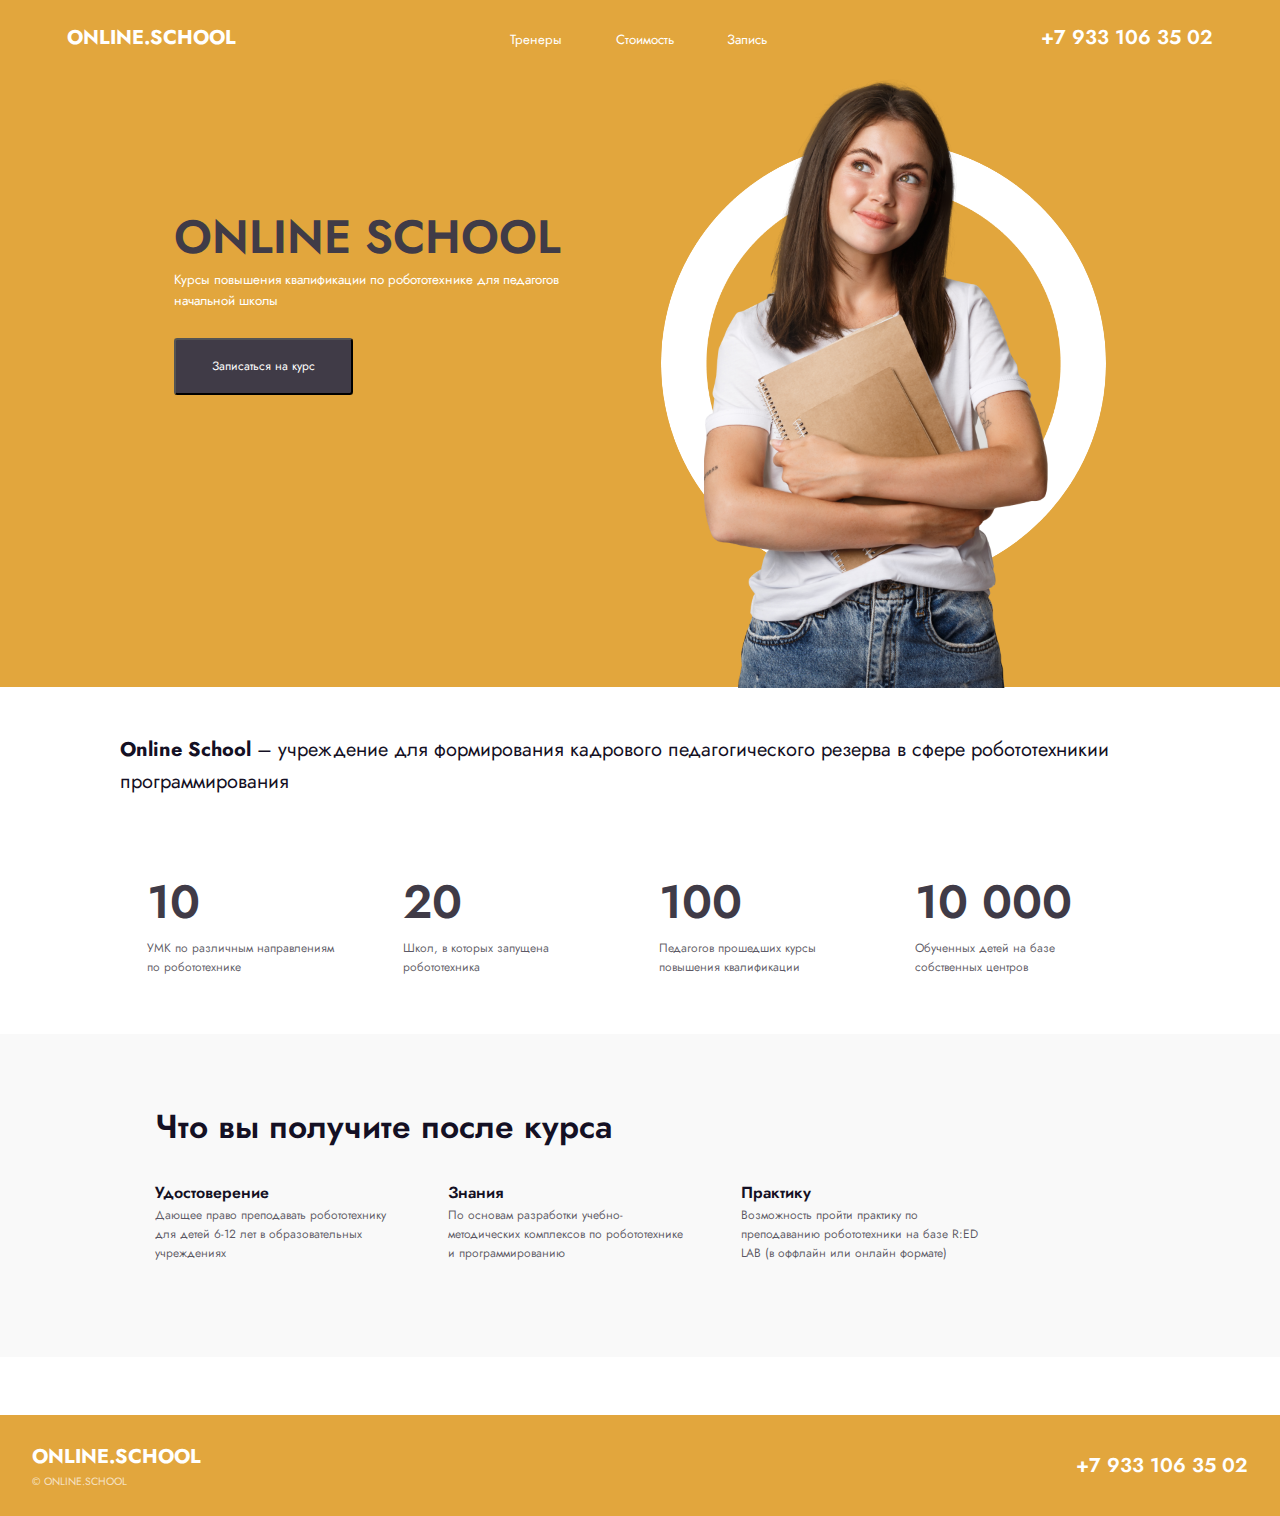
<file: index.html>
<!DOCTYPE html>
<html lang="en">

<head>
    <meta charset="UTF-8">
    <meta name="viewport" content="width=device-width, initial-scale=1.0">
    <link rel="stylesheet" href="./style.css">
    <link rel="preconnect" href="https://fonts.googleapis.com">
    <link rel="preconnect" href="https://fonts.gstatic.com" crossorigin>
    <link href="https://fonts.googleapis.com/css2?family=Jost:wght@100;200;300;400;500;600;700;800;900&display=swap"
        rel="stylesheet">
    <title>Online School</title>
</head>

<body>
    <header>
        <div class="wrapper-header">
            <h1><a href="./index.html">ONLINE.SCHOOL</a></h1>

            <nav>
                <ul class="links-header">
                    <li><a href="./coach.html">Тренеры</a></li>
                    <li><a href="./price.html">Стоимость</a></li>
                    <li><a href="./page3.html">Запись</a></li>
                </ul>
            </nav>
            <p>+7 933 106 35 02</p>
        </div>
    </header>


    <div class="main-div">
        <div class="list1">
            <div class="list1-wrapper">
                <div class="content1">
                    <h2>ONLINE SCHOOL</h2>
                    <p>Курсы повышения квалификации по робототехнике для педагогов начальной школы</p>
                    <a href="./page3.html"><button><p>Записаться на курс</p></button></a>
                </div>
                <div class="content2">
                    <img class="circle" src="./pictures/Ellipse 29.png">
                    <img class="woman"
                        src="./pictures/portrait-smiling-nostalgic-female-student-looking-upper-left-corner-holding-notebooks 1.png">
                </div>
            </div>
        </div>
        <div class="list2">
            <div class="list2-wrapper">
                <p><b>Online School </b> – учреждение для формирования кадрового педагогического резерва в сфере
                    робототехникии программирования</p>
                <div class="cards">
                    <div class="card">
                        <p class="time">10</p>
                        <p class="card_text">УМК по различным направлениям по робототехнике</p>
                    </div>
                    <div class="card">
                        <p class="time">20</p>
                        <p class="card_text">Школ, в которых запущена робототехника</p>
                    </div>
                    <div class="card">
                        <p class="time">100</p>
                        <p class="card_text">Педагогов прошедших курсы повышения квалификации</p>
                    </div>
                    <div class="card">
                        <p class="time">10 000</p>
                        <p class="card_text">Обученных детей на базе собственных центров</p>
                    </div>
                </div>
            </div>
        </div>
        <div class="list3">
            <div class="list3-wrapper">
                <h3>Что вы получите после курса</h3>
                <div class="cards">
                    <div class="card">
                        <h4>Удостоверение</h4>
                        <p>Дающее право преподавать робототехнику для детей 6-12 лет в образовательных учреждениях</p>
                    </div>
                    <div class="card">
                        <h4>Знания</h4>
                        <p>По основам разработки учебно-методических комплексов по робототехнике и программированию</p>
                    </div>
                    <div class="card">
                        <h4>Практику</h4>
                        <p>Возможность пройти практику по преподаванию робототехники на базе R:ED LAB (в оффлайн или
                            онлайн формате)</p>
                    </div>
                </div>
            </div>
        </div>
        <div class="list4">
            <div class="list4-wrapper">
                <h4>Наши тренера</h4>
                <a href="./coach.html"><button>Тренера</button></a>
            </div>
        </div>
        <div class="list5">
            <div class="list5-wrapper">
                <h4>Стоимость</h4>
                <a href="./price.html"><button>Цена</button></a>
            </div>
        </div>
    </div>


    <footer>
        <div class="wrapper-footer">
            <div class="text-footer1">
                <h5><a href="./index.html">ONLINE.SCHOOL</a></h5>
                <p>© ONLINE.SCHOOL</p>
            </div>
            <div class="text-footer2">
                <p>+7 933 106 35 02</p>
            </div>
        </div>
    </footer>
</body>

</html>
</file>
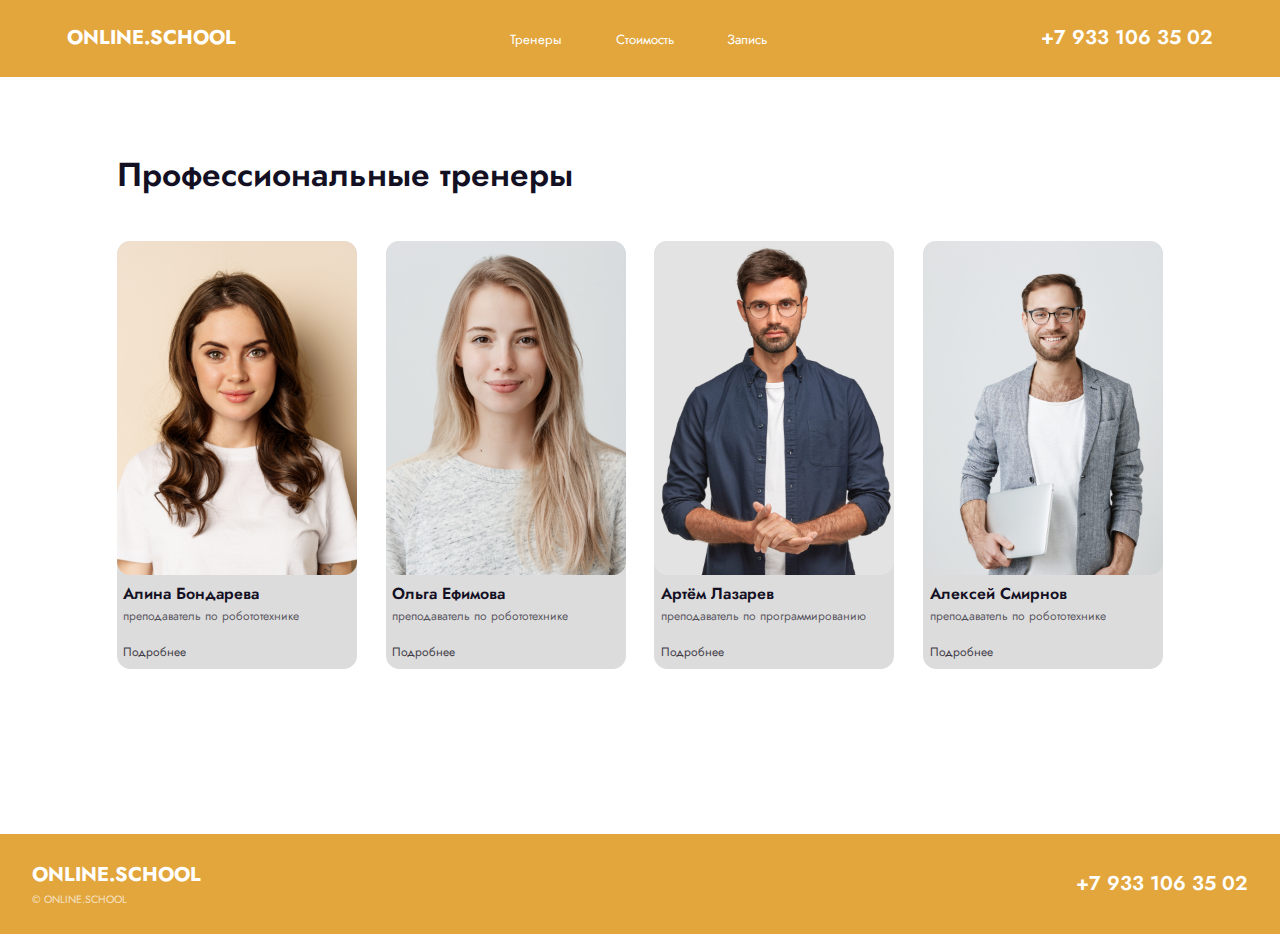
<file: coach.html>
<!DOCTYPE html>
<html lang="en">

<head>
    <meta charset="UTF-8">
    <meta name="viewport" content="width=device-width, initial-scale=1.0">
    <link rel="stylesheet" href="./style.css">
    <link rel="preconnect" href="https://fonts.googleapis.com">
    <link rel="preconnect" href="https://fonts.gstatic.com" crossorigin>
    <link href="https://fonts.googleapis.com/css2?family=Jost:wght@100;200;300;400;500;600;700;800;900&display=swap"
        rel="stylesheet">
    <title>Online School</title>
</head>

<body>
    <header>
        <div class="wrapper-header">
            <h1><a href="./index.html">ONLINE.SCHOOL</a></h1>

            <nav>
                <ul class="links-header">
                    <li><a href="./coach.html">Тренеры</a></li>
                    <li><a href="./price.html">Стоимость</a></li>
                    <li><a href="./page3.html">Запись</a></li>
                </ul>
            </nav>
            <p>+7 933 106 35 02</p>
        </div>
    </header>

    <div class="page1-div">
        <div class="page1-wrapper">
            <h2>Профессиональные тренеры</h2>
            <div class="cards_coach">
                <div class="card-coach">
                    <img src="./pictures/people1.png">
                    <p class="name">  Алина Бондарева</p>
                    <p class="text-people">преподаватель по робототехнике</p>
                    <a href="#">Подробнее</a>
                </div>
                <div class="card-coach">
                    <img src="./pictures/people2.png">
                    <p class="name">Ольга Ефимова</p>
                    <p class="text-people">преподаватель по робототехнике</p>
                    <a href="#">Подробнее</a>
                </div>
                <div class="card-coach">
                    <img src="./pictures/people3.png">
                    <p class="name">Артём Лазарев</p>
                    <p class="text-people">преподаватель по программированию</p>
                    <a href="#">Подробнее</a>
                </div>
                <div class="card-coach">
                    <img src="./pictures/people4.png">
                    <p class="name">Алексей Смирнов</p>
                    <p class="text-people">преподаватель по робототехнике</p>
                    <a href="#">Подробнее</a>
                </div>
            </div>
        </div>
    </div>

    <footer>
        <div class="wrapper-footer">
            <div class="text-footer1">
                <h5><a href="./index.html">ONLINE.SCHOOL</a></h5>
                <p>© ONLINE.SCHOOL</p>
            </div>
            <div class="text-footer2">
                <p>+7 933 106 35 02</p>
            </div>
        </div>
    </footer>
</body>

</html>
</file>
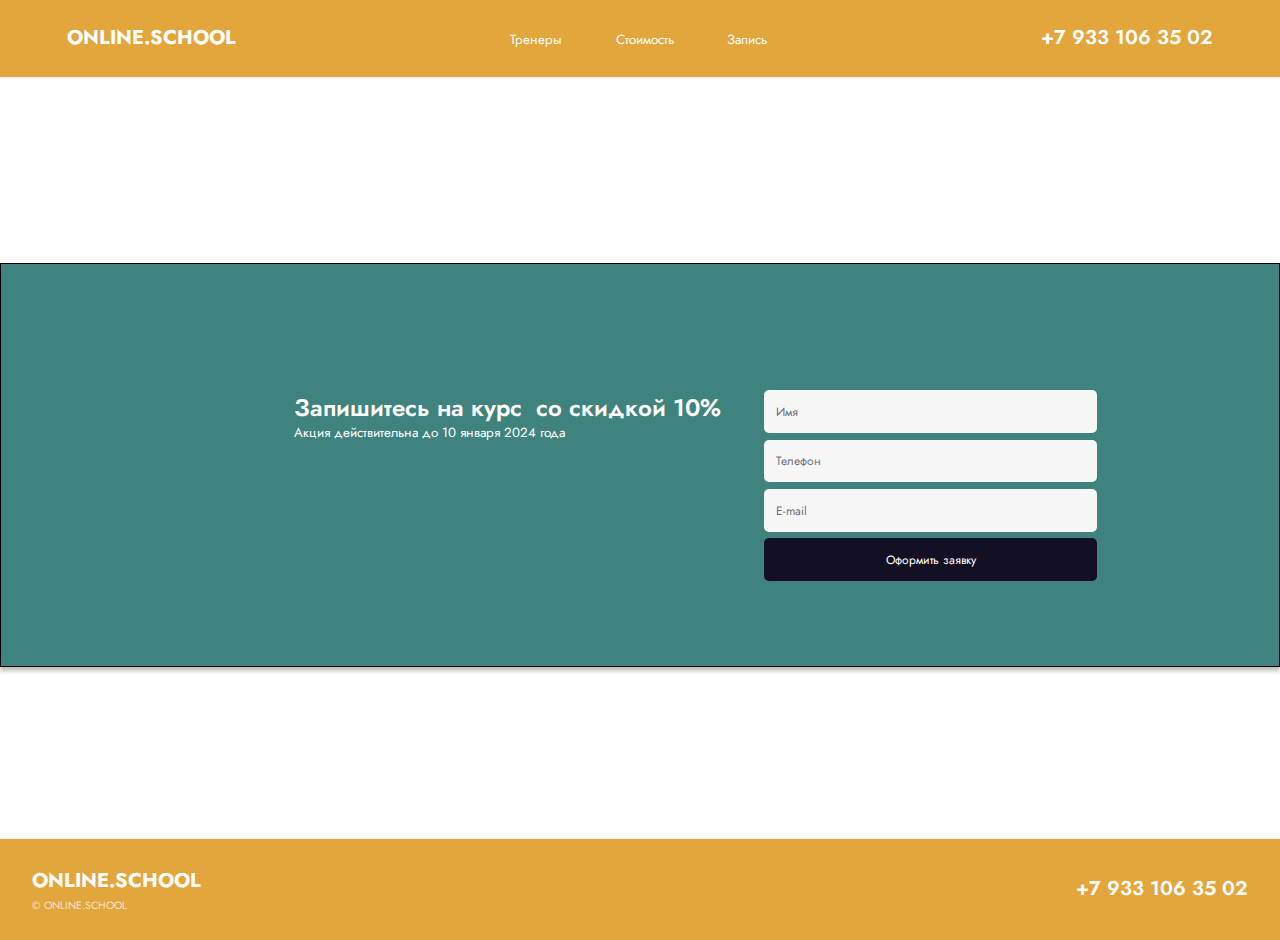
<file: page3.html>
<!DOCTYPE html>
<html lang="en">

<head>
    <meta charset="UTF-8">
    <meta name="viewport" content="width=device-width, initial-scale=1.0">
    <link rel="stylesheet" href="./style.css">
    <link rel="preconnect" href="https://fonts.googleapis.com">
    <link rel="preconnect" href="https://fonts.gstatic.com" crossorigin>
    <link href="https://fonts.googleapis.com/css2?family=Jost:wght@100;200;300;400;500;600;700;800;900&display=swap"
        rel="stylesheet">
    <title>Online School</title>
</head>

<body>
    <header>
        <div class="wrapper-header">
            <h1><a href="./index.html">ONLINE.SCHOOL</a></h1>

            <nav>
                <ul class="links-header">
                    <li><a href="./coach.html">Тренеры</a></li>
                    <li><a href="./price.html">Стоимость</a></li>
                    <li><a href="./page3.html">Запись</a></li>
                </ul>
            </nav>
            <p>+7 933 106 35 02</p>
        </div>
    </header>

    <div class="page3-div">
        <div class="page3-wrapper">
            <div class="content1-page3">
                <h2>Запишитесь на курс  со скидкой 10%</h2>
                <p>Акция действительна до 10 января 2024 года</p>
            </div>
            <div class="content2-page3">
                <fieldset>
                    <input type="text" name="" id="name" placeholder="   Имя" class="input-page3">
                    <input type="tel" placeholder="   Телефон" class="input-page3">
                    <input type="tel" placeholder="   E-mail" class="input-page3">
                    <a href="#"><button class="submit">
                            <p>Оформить заявку</p>
                        </button>
                    </a>
                </fieldset>
            </div>
        </div>
    </div>


    <footer>
        <div class="wrapper-footer">
            <div class="text-footer1">
                <h5><a href="./index.html">ONLINE.SCHOOL</a></h5>
                <p>© ONLINE.SCHOOL</p>
            </div>
            <div class="text-footer2">
                <p>+7 933 106 35 02</p>
            </div>
        </div>
    </footer>
</body>

</html>
</file>
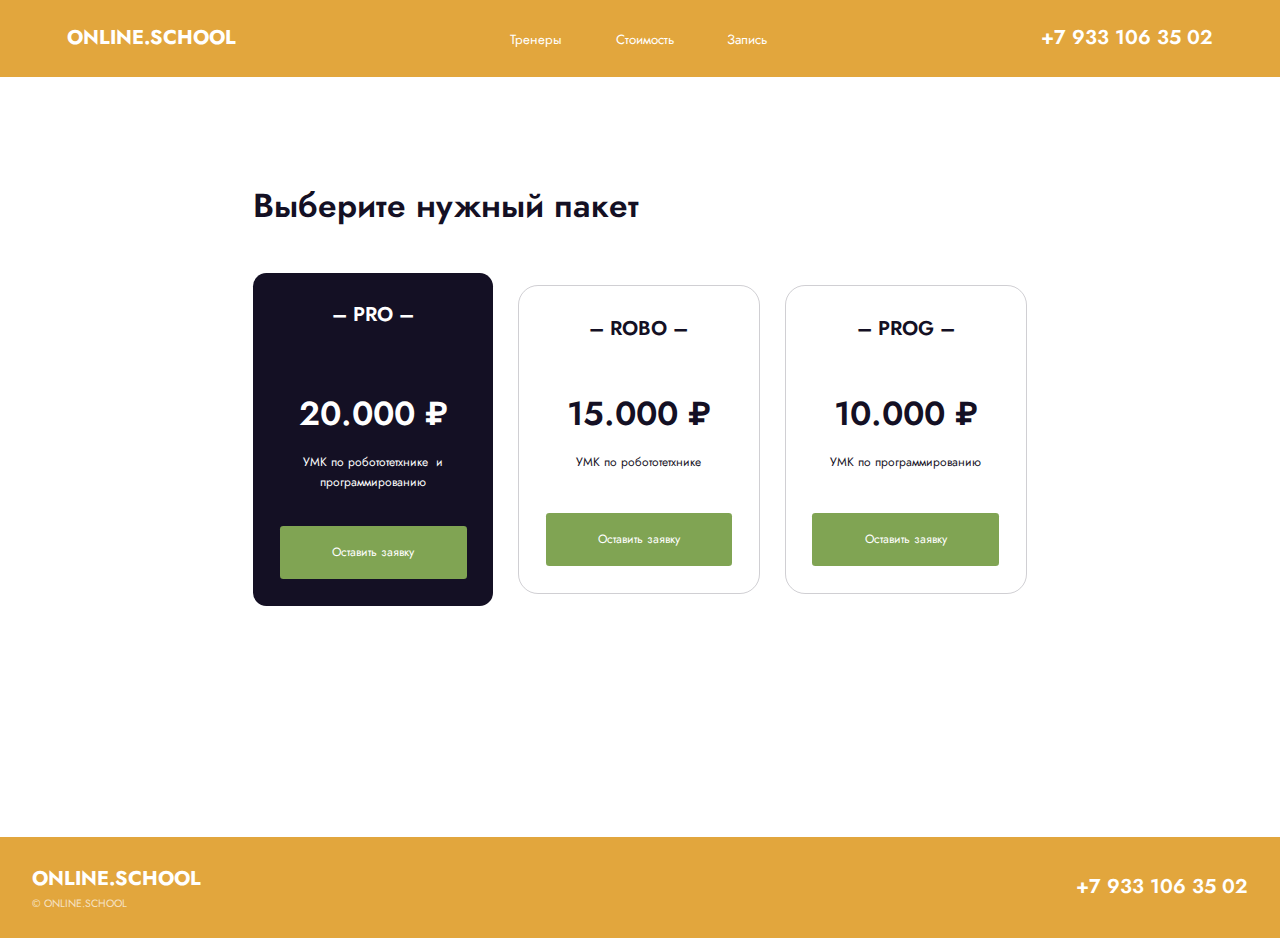
<file: price.html>
<!DOCTYPE html>
<html lang="en">

<head>
    <meta charset="UTF-8">
    <meta name="viewport" content="width=device-width, initial-scale=1.0">
    <link rel="stylesheet" href="./style.css">
    <link rel="preconnect" href="https://fonts.googleapis.com">
    <link rel="preconnect" href="https://fonts.gstatic.com" crossorigin>
    <link href="https://fonts.googleapis.com/css2?family=Jost:wght@100;200;300;400;500;600;700;800;900&display=swap"
        rel="stylesheet">
    <title>Online School</title>
</head>

<body>
    <header>
        <div class="wrapper-header">
            <h1><a href="./index.html">ONLINE.SCHOOL</a></h1>

            <nav>
                <ul class="links-header">
                    <li><a href="./coach.html">Тренеры</a></li>
                    <li><a href="./price.html">Стоимость</a></li>
                    <li><a href="./page3.html">Запись</a></li>
                </ul>
            </nav>
            <p>+7 933 106 35 02</p>
        </div>
    </header>

    <div class="page2-div">
        <div class="page2-wrapper">
            <h2>Выберите нужный пакет</h2>
            <div class="rates">
                <div class="rate-main">
                    <h3>– PRO –</h3>
                    <p class="price-main">20.000 ₽</p>
                    <p class="text-rate-main">УМК по робототетхнике  и программированию</p>
                    <button><a href="">Оставить заявку</a></button>
                </div>
                <div class="rate">
                    <h3>– ROBO –</h3>
                    <p class="price">15.000 ₽</p>
                    <p class="text-rate">УМК по робототетхнике </p>
                    <button><a href="">Оставить заявку</a></button>
                </div>
                <div class="rate">
                    <h3>– PROG –</h3>
                    <p class="price">10.000 ₽</p>
                    <p class="text-rate">УМК по программированию</p>
                    <button><a href="">Оставить заявку</a></button>
                </div>
            </div>
        </div>
    </div>

    <footer>
        <div class="wrapper-footer">
            <div class="text-footer1">
                <h5><a href="./index.html">ONLINE.SCHOOL</a></h5>
                <p>© ONLINE.SCHOOL</p>
            </div>
            <div class="text-footer2">
                <p>+7 933 106 35 02</p>
            </div>
        </div>
    </footer>
</body>

</html>
</file>
<file: style.css>
* {
    margin: 0;
    padding: 0;
    text-decoration: none;
    list-style-type: none;
    font-family: 'Jost', sans-serif;
}

/*Header*/
header {
    background: #E2A63D;
    display: flex;
    justify-content: center;
}

.wrapper-header {
    width: 89.583vw;
    display: flex;
    justify-content: space-between;
    align-items: center;
}

.wrapper-header>h1>a {
    color: #FFF;
    font-size: 1.563vw;
    font-style: normal;
    font-weight: 700;
    line-height: 2.5vw;
}

h1 {
    font-size: 1.563vw;
    font-weight: 700;
    line-height: 2.5vw;
    letter-spacing: 0em;
    text-align: left;
    color: white;
}

.links-header {
    display: flex;
    flex-direction: row;
}

.links-header>li {
    padding: 2.083vw;
}

.links-header>li>a {
    font-size: 1.042vw;
    font-weight: 400;
    line-height: 1.667vw;
    letter-spacing: 0em;
    text-align: center;
    color: white;
}

.links-header>li>a:hover {
    color: #8b6523;
}

.wrapper-header>p {
    font-size: 1.563vw;
    font-weight: 600;
    line-height: 2.5vw;
    letter-spacing: 0em;
    text-align: right;
    color: white;
}

/*Page1*/
.list1 {
    background: #E2A63D;
    display: flex;
    justify-content: center;
    height: 47.7vw;
}

h2 {
    color: #403B47;
    font-size: 3.646vw;
    font-style: normal;
    font-weight: 600;
    line-height: 5vw;
}

.list1-wrapper {
    display: flex;
    flex-direction: row;
    padding-bottom: 9.5vw;
}

.list1-wrapper>p {
    color: #FFF;
    font-size: 1.042vw;
    font-style: normal;
    font-weight: 400;
    line-height: 160%;
    /* 32px */
}

.content1 {
    width: 31vw;
    margin-top: 10vw;
}

.content1>p {
    margin-bottom: 2.083vw;
    color: #FFF;
    font-size: 1.042vw;
    font-style: normal;
    font-weight: 400;
    line-height: 1.667vw;
}

.content1>a>button {
    display: inline-flex;
    padding: 1.302vw 2.813vw;
    justify-content: center;
    align-items: center;
    gap: 0.521vw;
    border-radius: 0.26vw;
    background: #403B47;
}

.content1>a>button>p {
    color: white;
    text-align: center;
    font-size: 0.938vw;
    font-style: normal;
    font-weight: 400;
    line-height: 160%;
    /* 28.8px */
}

.content2 {
    padding-left: 7vw;
}

.circle {
    border-radius: 40.781vw;
    /* border: 4.167vw solid #403B47; */
    width: 34.781vw;
    height: 34.781vw;
    margin-top: 5vw;
}

.woman {
    width: 26.85vw;
    height: 47.786vw;
    flex-shrink: 0;
    position: absolute;
    left: 55vw;
}

/*page1-list2*/
.list2 {
    display: flex;
    justify-content: center;
}

.list2-wrapper {
    margin-top: 3.646vw;
    margin-left: 19.792vw;
    margin-right: 21.042vw;
}

.list2-wrapper>p {
    color: #141024;
    font-size: 1.563vw;
    font-style: normal;
    font-weight: 400;
    line-height: 160%;
    margin-bottom: 3.125vw;

}

.cards {
    display: flex;
    width: 80vw;
}

.time {
    color: #403B47;
    font-size: 3.646vw;
    font-style: normal;
    font-weight: 600;
    line-height: 160%;
    /* 5.833vw */
}

.card_text {
    color: rgba(20, 16, 36, 0.70);
    font-size: 0.938vw;
    font-style: normal;
    font-weight: 400;
    line-height: 160%;
    /* 1.5vw */
    margin-bottom: 2.292vw;
}

/*page1-list3*/
.list3 {
    background: #F9F9F9;
    display: flex;
    justify-content: center;
    padding: 5.208vw 0;
    margin-bottom: 4.583vw;
}


.list3-wrapper>h3 {
    color: #141024;
    font-size: 2.604vw;
    font-style: normal;
    font-weight: 600;
    line-height: 160%;
    /* 4.167vw */
    padding-left: 2.083vw;
    ;
}

.card {
    width: 18.75vw;
    padding: 2.083vw;
}

.card>h4 {
    color: #141024;
    font-size: 1.25vw;
    font-style: normal;
    font-weight: 600;
    line-height: 160%;
    /* 2vw */
}

.list3-wrapper>.cards>.card>p {
    color: rgba(20, 16, 36, 0.70);
    font-size: 0.938vw;
    font-style: normal;
    font-weight: 400;
    line-height: 160%;
    /* 1.5vw */
}

/*Coach*/
.page1-div {
    display: flex;
    justify-content: center;
    margin-bottom: 12.917vw;
}

.page1-wrapper {
    width: 81.771vw;
}

.page1-wrapper>h2 {
    color: #141024;
    font-size: 2.604vw;
    font-style: normal;
    font-weight: 600;
    line-height: 4.167vw;
    margin-bottom: 3.125vw;
    margin-top: 5.573vw;
}

.cards_coach {
    display: flex;
    justify-content: space-between;
}

.card-coach {
    background-color: gainsboro;
    border-radius: 1.042vw;
    padding-bottom: 0.5vw;
}

.card-coach>img {
    width: 18.75vw;
    height: 26.094vw;
}

.card-coach>a {
    color: #403B47;
    font-size: 0.938vw;
    font-style: normal;
    font-weight: 400;
    line-height: 1.5vw;
    /* 1.5vw */
    padding-left: 0.5vw;
}

.name {
    color: #141024;
    font-size: 1.25vw;
    font-style: normal;
    font-weight: 600;
    line-height: 2vw;
    /* 2vw */
    padding-left: 0.5vw;
}

.text-people {
    color: rgba(20, 16, 36, 0.70);
    font-size: 0.938vw;
    font-style: normal;
    font-weight: 400;
    line-height: 1.5vw;
    /* 1.5vw */
    margin-bottom: 1vw;
    padding-left: 0.5vw;
}

/*Price*/
.page2-div {
    display: flex;
    justify-content: center;
}

.page2-wrapper {
    width: 60.417vw;
    display: flex;
    flex-direction: column;
}

.rates {
    display: flex;
    flex-direction: row;
    justify-content: space-between;
    align-items: center;
    padding-bottom: 18.073vw;
}

.page2-wrapper>h2 {
    color: #141024;
    font-size: 2.604vw;
    font-style: normal;
    font-weight: 600;
    line-height: 4.167vw;
    /* 4.167vw */
    padding-top: 8.021vw;
    padding-bottom: 3.125vw;
}

.rate-main {
    height: 26.042vw;
    width: 18.75vw;
    border-radius: 1.042vw;
    background: #141024;
    display: flex;
    flex-direction: column;
    align-items: center;

}

.price-main {
    color: #FFF;
    text-align: center;
    font-size: 2.604vw;
    font-style: normal;
    font-weight: 600;
    line-height: 4.167vw;
    /* 4.167vw */
    padding-top: 4.323vw;
    padding-bottom: 1.042vw;
}

.rate-main>h3 {
    color: #FFF;
    text-align: center;
    font-size: 1.563vw;
    font-style: normal;
    font-weight: 600;
    line-height: 2.5vw;
    /* 2.5vw */
    padding-top: 2.083vw;
}

.text-rate-main {
    color: #FFF;
    text-align: center;
    font-size: 0.938vw;
    font-style: normal;
    font-weight: 400;
    line-height: 1.5vw;
    /* 1.5vw */
    padding-bottom: 2.708vw;
}

.rate-main>button {
    display: flex;
    width: 14.583vw;
    padding: 1.302vw 2.813vw;
    justify-content: center;
    align-items: center;
    gap: 0.521vw;
    border-radius: 0.26vw;
    background: #80A453;
    border: 0;
}

.rate-main>button>a {
    color: #FFF;
    text-align: center;
    font-size: 0.938vw;
    font-style: normal;
    font-weight: 400;
    line-height: 1.5vw;

}

.rate {
    height: 23.958vw;
    width: 18.75vw;
    border-radius: 20px;
    border: 1px solid rgba(20, 16, 36, 0.20);
    display: flex;
    flex-direction: column;
    align-items: center;
}

.rate>h3 {
    color: #141024;
    text-align: center;
    font-size: 1.563vw;
    font-style: normal;
    font-weight: 600;
    line-height: 2.5vw;
    /* 2.5vw */
    padding-top: 2.083vw;
}

.price {
    color: #141024;
    text-align: center;
    font-size: 2.604vw;
    font-style: normal;
    font-weight: 600;
    line-height: 4.167vw;
    /* 4.167vw */
    padding-top: 3.281vw;
    padding-bottom: 1.042vw;
}

.text-rate {
    color: #141024;
    text-align: center;
    font-size: 0.938vw;
    font-style: normal;
    font-weight: 400;
    line-height: 1.5vw;
    /* 1.5vw */
    padding-bottom: 3.177vw;
}

.rate>button {
    display: flex;
    width: 14.583vw;
    padding: 1.302vw 2.813vw;
    justify-content: center;
    align-items: center;
    gap: 0.521vw;
    border-radius: 0.26vw;
    background: #80A453;
    border: 0;
}

.rate>button>a {
    color: #FFF;
    text-align: center;
    font-size: 0.938vw;
    font-style: normal;
    font-weight: 400;
    line-height: 1.5vw;
}

/*page3*/
.page3-div {
    display: flex;
}

.page3-wrapper {
    border: 1px solid #000;
    background: #3F837E;
    box-shadow: 0px 4px 4px 0px rgba(0, 0, 0, 0.25);
    margin-top: 14.583vw;
    margin-bottom: 13.49vw;
    display: flex;
    flex-direction: row;
    width: 100vw;
}

.content1-page3 {
    padding-left: 22.917vw;
    padding-top: 10vw;
}

.content1-page3>h2 {
    color: #FFF;
    font-size: 1.875vw;
    font-style: normal;
    font-weight: 600;
    line-height: 2.438vw;
    /* 2.438vw */
}

.content1-page3>p {
    color: #FFF;
    font-family: Jost;
    font-size: 1.042vw;
    font-style: normal;
    font-weight: 400;
    line-height: 1.354vw;
    /* 1.354vw */
}

.content2-page3 {
    padding-left: 3.333vw;
    padding-top: 9.844vw;
    padding-bottom: 6.615vw;
}

.content2-page3>fieldset {
    display: flex;
    flex-direction: column;
    border: 0;
}

.input-page3 {
    width: 26.042vw;
    height: 3.333vw;
    flex-shrink: 0;
    border-radius: 5px;
    background: #F6F6F6;
    border: 0px;
    margin-bottom: 0.521vw;
}

.input-page3::placeholder {
    color: rgba(40, 41, 68, 0.70);
    font-size: 0.938vw;
    font-style: normal;
    font-weight: 400;
    line-height: normal;
}

fieldset>A>button {
    width: 26.042vw;
    height: 3.333vw;
    flex-shrink: 0;
    border-radius: 5px;
    background: #141024;
    border: 0px;
}

fieldset>A>button>p {
    color: #FFF;
    text-align: center;
    font-size: 0.938vw;
    font-style: normal;
    font-weight: 400;
    line-height: normal;
}

/*footer*/
footer {
    background: #E2A63D;
    display: flex;
    justify-content: center;
}

.wrapper-footer {
    display: flex;
    justify-content: space-between;
    width: 95vw;
    margin: 2vw 0;
    align-items: center;
}

h5 {
    font-size: 1.563vw;
    font-weight: 700;
    line-height: 2.5vw;
    letter-spacing: 0em;
    text-align: left;
    color: white;
}

.text-footer1 {
    color: rgba(255, 255, 255, 0.70);
    text-align: center;
    font-size: 0.833vw;
    font-style: normal;
    font-weight: 400;
    line-height: 1.333vw;
    /*160%*/
    display: flex;
    flex-direction: column;
    align-items: flex-start;
}

.text-footer1>h5>a {
    color: #FFF;
    font-size: 1.563vw;
    font-style: normal;
    font-weight: 700;
    line-height: 2.5vw;
}

.text-footer1>p {
    color: rgba(255, 255, 255, 0.70);
    text-align: center;
    font-size: 0.833vw;
    font-style: normal;
    font-weight: 400;
    line-height: 1.333vw;
}

.text-footer2>p {
    font-size: 1.563vw;
    font-weight: 600;
    line-height: 2.5vw;
    letter-spacing: 0em;
    text-align: right;
    color: white;
}

@media screen and (max-width:320px) {
    .wrapper-header {
        display: flex;
        flex-direction: column;
        padding: 4vw 0 0 0;
    }

    .wrapper-header>h1>a {
        color: #FFF;
        font-size: 18px;
        font-style: normal;
        font-weight: 700;
        line-height: 160%;
        /* 28.8px */
    }

    .wrapper-header>p {
        color: #FFF;
        font-size: 16px;
        font-style: normal;
        font-weight: 700;
        line-height: 160%;
        /* 28.8px */
    }

    .links-header {
        display: none;
    }

    /*list1*/
    .list1 {
        height: auto;
    }

    .list1-wrapper {
        display: flex;
        flex-direction: column;
    }

    .content1 {
        width: auto;
        display: flex;
        flex-direction: column;
        align-items: center;
    }

    .content1>h2 {
        color: #FFF;
        text-align: center;
        font-size: 30px;
        font-style: normal;
        font-weight: 600;
        line-height: 160%;
        /* 48px */
    }

    .content1>p {
        color: #FFF;
        text-align: center;
        font-size: 16px;
        font-style: normal;
        font-weight: 400;
        line-height: 160%;
        /* 25.6px */
    }

    .content1>a>button {
        display: flex;
        width: 300px;
        height: 60px;
        padding: 25px 54px;
        justify-content: center;
        align-items: center;
        gap: 10px;
        flex-shrink: 0;
        border-radius: 5px;
        background: #D52027;
    }

    .content2 {
        display: flex;
        justify-content: center;
    }

    .woman {
        width: 180px;
        height: 320px;
        flex-shrink: 0;
        position: absolute;
        left: 27vw;
        top: 91vw;
    }

    .circle {
        width: 273px;
        height: 273px;
        flex-shrink: 0;
        border-radius: 273px;
        border: 0;
        position: relative;
        top: 1vw;
    }

    /*list2*/
    .list2 {
        display: flex;
        justify-content: center;
        flex-direction: column;
        margin-bottom: 50px;
    }

    .list2-wrapper {
        margin: 60px 10px 0 10px;
        display: flex;
        flex-direction: column;
        align-items: center;
    }

    .list2-wrapper>p {
        color: #141024;
        font-size: 20px;
        font-style: normal;
        font-weight: 600;
        line-height: 160%;
        /* 32px */
    }

    .cards {
        display: flex;
        flex-direction: column;
    }

    .card {
        width: auto;
    }

    .card>.time {
        color: #D52027;
        text-align: center;
        font-size: 60px;
        font-style: normal;
        font-weight: 600;
        line-height: normal;
    }

    .card>.card_text {
        color: rgba(20, 16, 36, 0.70);
        text-align: center;
        font-size: 16px;
        font-style: normal;
        font-weight: 400;
        line-height: 160%;
        /* 25.6px */
    }

    /*list3*/
    .list3 {
        margin-bottom: 40px;

    }

    .list3-wrapper>h3 {
        color: #141024;
        text-align: center;
        font-size: 30px;
        font-style: normal;
        font-weight: 600;
        line-height: 140%;
        /* 42px */
        margin-bottom: 40px;
    }

    .cards {
        display: flex;
        flex-direction: column;
        align-items: center;
        width: 100%;
    }

    .card>h4 {
        color: #141024;
        text-align: center;
        font-size: 20px;
        font-style: normal;
        font-weight: 600;
        line-height: 160%;
        /* 32px */
    }

    .list3-wrapper>.cards>.card>p {
        color: rgba(20, 16, 36, 0.70);
        text-align: center;
        font-size: 16px;
        font-style: normal;
        font-weight: 400;
        line-height: 160%;
        /* 25.6px */
        margin-bottom: 30px;
    }

    /*list4*/
    .list4-wrapper {
        display: flex;
        flex-direction: column;
        align-items: center;
    }

    .list4-wrapper>h4 {
        font-size: 30px;
        color: black;
        margin-bottom: 20px;
    }

    .list4-wrapper>a>button {
        display: flex;
        width: 300px;
        height: 60px;
        /* padding: 25px 54px; */
        justify-content: center;
        align-items: center;
        /* gap: 10px; */
        /* flex-shrink: 0; */
        border-radius: 5px;
        background: navajowhite;
        border: 0;
    }

    /*list5*/
    .list5 {
        background: #F9F9F9;
        margin: 30px 0;
    }

    .list5-wrapper {
        display: flex;
        flex-direction: column;
        align-items: center;
    }

    .list5-wrapper>h4 {
        font-size: 30px;
        color: black;
        margin-bottom: 20px;
    }

    .list5-wrapper>a {
        padding-bottom: 10px;
    }

    .list5-wrapper>a>button {
        display: flex;
        width: 300px;
        height: 60px;
        /* padding: 25px 54px; */
        justify-content: center;
        align-items: center;
        /* gap: 10px; */
        /* flex-shrink: 0; */
        border-radius: 5px;
        background: navajowhite;
        border: 0;
    }

    /*footer*/
    .wrapper-footer {
        display: flex;
        margin: 30px 0;
        flex-direction: column;
    }

    .text-footer1 {
        height: auto;
        display: flex;
        align-items: center;
    }

    .text-footer1>h5 {
        margin-bottom: 20px;
    }

    .text-footer1>h5>a {
        color: #FFF;
        font-size: 18px;
        font-style: normal;
        font-weight: 700;
        line-height: 160%;
        /* 28.8px */
    }

    .text-footer1>p {
        color: rgba(255, 255, 255, 0.70);
        text-align: center;
        font-size: 14px;
        font-style: normal;
        font-weight: 400;
        line-height: 160%;
        /* 22.4px */
    }

    .text-footer2 {
        display: none;
    }

    .text-footer2>p {
        color: #FFF;
        text-align: center;
        font-size: 16px;
        font-style: normal;
        font-weight: 600;
        line-height: 160%;
        /* 25.6px */
    }

    /*coach*/
    .page1-div {
        margin-bottom: 0;
    }

    .page1-wrapper {
        width: 100%;
    }

    .page1-wrapper>h2 {
        color: #141024;
        text-align: center;
        font-size: 30px;
        font-style: normal;
        font-weight: 600;
        line-height: 140%;
        /* 42px */
    }

    .cards_coach {
        display: flex;
        justify-content: space-between;
        flex-direction: column;
        align-items: center;
    }

    .card-coach {
        border-radius: 15px;
        margin-bottom: 20px;
        width: 230px;
    }

    .card-coach>img {
        width: 230px;
        height: 306px;
        flex-shrink: 0;
    }

    .name {
        color: #141024;
        font-size: 20px;
        font-style: normal;
        font-weight: 600;
        line-height: 160%;
        /* 32px */
        margin-left: 5px;
    }

    .text-people {
        color: rgba(20, 16, 36, 0.70);
        font-size: 14px;
        font-style: normal;
        font-weight: 400;
        line-height: 160%;
        /* 22.4px */
        margin-left: 5px;
    }

    .card-coach>a {
        display: none;
    }

    /*price*/
    .page2-div {
        display: flex;
        justify-content: center;
    }

    .page2-wrapper {
        /* width: 60.417vw; */
        display: flex;
        flex-direction: column;
        align-items: center;
    }

    .page2-wrapper>h2 {
        color: #141024;
        font-size: 25px;
        font-style: normal;
        font-weight: 600;
        line-height: 30px;
        padding-top: 20px;
        padding-bottom: 17px;
    }

    .rates {
        display: flex;
        flex-direction: column;
        justify-content: space-between;
        align-items: center;
        /* padding-bottom: 18.073vw; */
    }

    .rate-main>h3 {
        color: #FFF;
        text-align: center;
        font-size: 25px;
        font-style: normal;
        font-weight: 600;
        line-height: 2.5vw;
        padding-top: 20px;
    }

    .rate-main {
        height: 270px;
        width: 240px;
        border-radius: 10px;
        background: #141024;
        display: flex;
        flex-direction: column;
        align-items: center;
        margin-bottom: 15px;
    }

    .rate-main>button {
        display: flex;
        width: 200px;
        height: 44px;
        padding: 1.302vw 2.813vw;
        justify-content: center;
        align-items: center;
        gap: 0.521vw;
        border-radius: 0.26vw;
        background: #80A453;
        border: 0;
    }

    .price-main {
        color: #FFF;
        text-align: center;
        font-size: 30px;
        font-style: normal;
        font-weight: 600;
        line-height: 4.167vw;
        padding-top: 45px;
        padding-bottom: 33px;
    }

    .text-rate-main {
        color: #FFF;
        text-align: center;
        font-size: 17px;
        font-style: normal;
        font-weight: 400;
        line-height: 38px;
        padding-bottom: 10px;
    }

    .rate-main>button>a {
        font-size: 15px;
    }

    .rate {
        height: 270px;
        width: 240px;
        border-radius: 10px;
        display: flex;
        flex-direction: column;
        align-items: center;
        margin-bottom: 15px;

    }

    .rate>h3 {
        color: #000000;
        text-align: center;
        font-size: 25px;
        font-style: normal;
        font-weight: 600;
        line-height: 2.5vw;
        padding-top: 20px;
    }

    .price {
        color: #000000;
        text-align: center;
        font-size: 30px;
        font-style: normal;
        font-weight: 600;
        line-height: 4.167vw;
        padding-top: 45px;
        padding-bottom: 33px;
    }

    .text-rate {
        color: #000000;
        text-align: center;
        font-size: 17px;
        font-style: normal;
        font-weight: 400;
        line-height: 38px;
        padding-bottom: 53px;
    }

    .rate>button {
        display: flex;
        width: 200px;
        height: 44px;
        padding: 1.302vw 2.813vw;
        justify-content: center;
        align-items: center;
        gap: 0.521vw;
        border-radius: 0.26vw;
        background: #80A453;
        border: 0;
    }

    .rate>button>a {
        color: #FFF;
        text-align: center;
        font-size: 15px;
        font-style: normal;
        font-weight: 400;
        line-height: 1.5vw;
    }

    /*page3*/
    .page3-wrapper {
        background: #3F837E;
        box-shadow: 0 0 0 0;
        display: flex;
        flex-direction: column;
        width: 100vw;
        align-items: center;
        border: 0;
        background: #3F837E;
        margin-top: 0;
        margin-bottom: 0;
    }

    .content1-page3 {
        padding-left: 0;
        padding-top: 0;
    }

    .content1-page3>h2 {
        color: #FFF;
        font-size: 17px;
        font-style: normal;
        font-weight: 600;
        line-height: 35px;
        margin-left: 10px;
    }

    .content1-page3>p {
        color: #FFF;
        font-family: Jost;
        font-size: 15px;
        font-style: normal;
        font-weight: 400;
        line-height: 19px;
        margin-bottom: 10px;
        margin-left: 10px;
    }

    .content2-page3 {
        padding-left: 0;
        padding-top: 0;
        padding-bottom: 0;
    }

    .content2-page3>fieldset {
        display: flex;
        flex-direction: column;
        border: 0;
        align-items: center;
    }

    .input-page3 {
        width: 240px;
        height: 20px;
        flex-shrink: 0;
        border-radius: 5px;
        background: #F6F6F6;
        border: 0px;
        margin-bottom: 6px;
    }
    .input-page3::placeholder {
        color: rgba(40, 41, 68, 0.70);
        font-size: 10px;
        font-style: normal;
        font-weight: 400;
        line-height: normal;
    }

    fieldset>button {
        width: 240px;
        height: 25px;
        flex-shrink: 0;
        border-radius: 5px;
        background: #141024;
        border: 0px;
        margin-bottom: 10px;
    }
    fieldset>A>button {
        width: 200px;
        height: 20px;
        flex-shrink: 0;
        border-radius: 5px;
        background: #141024;
        border: 0px;
        margin-bottom: 15px;
    }
    fieldset>A>button>p {
        color: #FFF;
        text-align: center;
        font-size: 11px;
        font-style: normal;
        font-weight: 400;
        line-height: normal;
    }
    .content1>a>button>p {
        color: white;
        text-align: center;
        font-size: 16px;
        font-style: normal;
        font-weight: 400;
        line-height: 160%;
    }

}
@media screen and (min-width:321px) {
    .list4{
        display: none;
    }
    .list5{
        display: none;
    }
}
</file>
